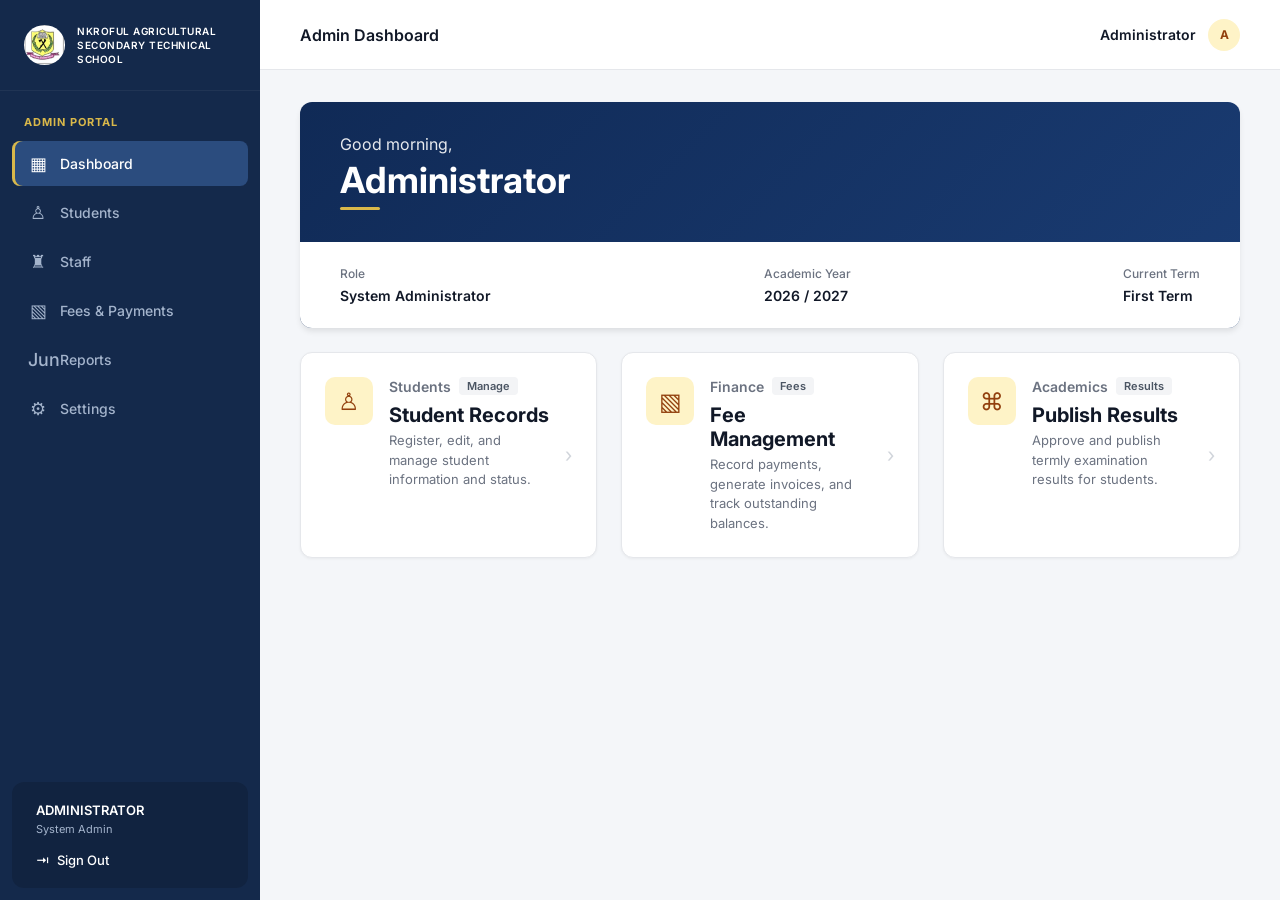
<file: extracted_school/admin_dashboard.html>
<!DOCTYPE html>
<html lang="en">
<head>
<meta charset="UTF-8">
<meta name="viewport" content="width=device-width, initial-scale=1.0">
<title>Admin Dashboard | Nkroful Agricultural Secondary Technical School</title>
<link href="https://fonts.googleapis.com/css2?family=Inter:wght@400;500;600;700&display=swap" rel="stylesheet">
<style>
:root {
    --sidebar-bg: #14294b;
    --sidebar-hover: #1e3a66;
    --sidebar-active: #2b4c7e;
    --bg-main: #f4f6f9;
    --white: #ffffff;
    --text-main: #111827;
    --text-muted: #6b7280;
    --gold: #d9b84a;
    --blue-banner-start: #102a56;
    --blue-banner-end: #1a3c73;
    --yellow-bg: #fef3c7;
    --yellow-text: #92400e;
    --gray-bg: #f3f4f6;
    --gray-text: #4b5563;
}

* { box-sizing: border-box; margin: 0; padding: 0; }

body {
    font-family: 'Inter', sans-serif;
    background-color: var(--bg-main);
    color: var(--text-main);
    display: flex;
    min-height: 100vh;
}

.sidebar {
    width: 260px;
    background-color: var(--sidebar-bg);
    color: var(--white);
    display: flex;
    flex-direction: column;
    position: fixed;
    top: 0; bottom: 0; left: 0;
    z-index: 10;
}

.brand {
    padding: 24px;
    display: flex;
    align-items: center;
    gap: 12px;
    border-bottom: 1px solid rgba(255,255,255,0.05);
}

.brand img {
    height: 40px;
    border-radius: 50%;
}

.brand-text {
    font-size: 10px;
    font-weight: 600;
    line-height: 1.4;
    letter-spacing: 0.5px;
}

.portal-label {
    color: var(--gold);
    font-size: 11px;
    font-weight: 700;
    letter-spacing: 1px;
    text-transform: uppercase;
    padding: 24px 24px 12px;
}

.nav { flex: 1; overflow-y: auto; padding: 0 12px; }

.nav-link {
    display: flex;
    align-items: center;
    gap: 12px;
    padding: 12px 16px;
    color: #a4b4cc;
    text-decoration: none;
    font-size: 14px;
    font-weight: 500;
    border-radius: 8px;
    margin-bottom: 4px;
    transition: 0.2s;
    cursor: pointer;
}

.nav-link:hover {
    background-color: var(--sidebar-hover);
    color: var(--white);
}

.nav-link.active {
    background-color: var(--sidebar-active);
    color: var(--white);
    box-shadow: inset 3px 0 0 var(--gold);
}

.nav-link .icon { font-size: 18px; width: 20px; text-align: center; }

.sidebar-user {
    padding: 20px 24px;
    background-color: rgba(0,0,0,0.15);
    margin: 12px;
    border-radius: 12px;
}

.sidebar-user h4 {
    font-size: 13px;
    font-weight: 600;
    margin-bottom: 4px;
    text-transform: uppercase;
}

.sidebar-user p {
    font-size: 11px;
    color: #a4b4cc;
    margin-bottom: 16px;
}

.sign-out {
    display: flex;
    align-items: center;
    gap: 8px;
    color: var(--white);
    text-decoration: none;
    font-size: 13px;
    font-weight: 500;
}

.main-wrapper {
    margin-left: 260px;
    flex: 1;
    display: flex;
    flex-direction: column;
}

.topbar {
    height: 70px;
    background: var(--white);
    display: flex;
    align-items: center;
    justify-content: space-between;
    padding: 0 40px;
    border-bottom: 1px solid #e5e7eb;
}

.topbar h2 {
    font-size: 16px;
    font-weight: 600;
    color: var(--text-main);
}

.topbar-right {
    display: flex;
    align-items: center;
    gap: 12px;
    font-size: 14px;
    font-weight: 600;
    color: var(--text-main);
    cursor: pointer;
}

.avatar-small {
    width: 32px;
    height: 32px;
    background-color: #fef3c7;
    color: var(--yellow-text);
    border-radius: 50%;
    display: flex;
    align-items: center;
    justify-content: center;
    font-size: 12px;
    font-weight: 700;
}

.content {
    padding: 32px 40px;
    max-width: 1400px;
}

.welcome-banner {
    background: linear-gradient(135deg, var(--blue-banner-start), var(--blue-banner-end));
    border-radius: 12px;
    overflow: hidden;
    box-shadow: 0 4px 6px -1px rgba(0, 0, 0, 0.1);
    margin-bottom: 24px;
}

.banner-top {
    padding: 32px 40px;
    color: var(--white);
}

.banner-top p {
    font-size: 16px;
    opacity: 0.9;
    margin-bottom: 4px;
}

.banner-top h1 {
    font-size: 36px;
    font-weight: 700;
    display: inline-block;
    position: relative;
    padding-bottom: 8px;
}

.banner-top h1::after {
    content: '';
    position: absolute;
    left: 0; bottom: 0;
    width: 40px; height: 3px;
    background-color: var(--gold);
    border-radius: 2px;
}

.banner-bottom {
    background: var(--white);
    padding: 24px 40px;
    display: flex;
    justify-content: space-between;
    align-items: flex-start;
    gap: 24px;
}

.info-group {
    display: flex;
    flex-direction: column;
    gap: 6px;
}

.info-group label {
    font-size: 12px;
    color: var(--text-muted);
    font-weight: 500;
}

.info-group span {
    font-size: 14px;
    font-weight: 600;
}

.cards-grid {
    display: grid;
    grid-template-columns: repeat(3, 1fr);
    gap: 24px;
}

.action-card {
    background: var(--white);
    border-radius: 12px;
    padding: 24px;
    display: flex;
    align-items: flex-start;
    gap: 16px;
    text-decoration: none;
    color: inherit;
    box-shadow: 0 1px 3px rgba(0,0,0,0.05);
    border: 1px solid #e5e7eb;
    transition: all 0.2s ease;
}

.action-card:hover {
    box-shadow: 0 10px 15px -3px rgba(0,0,0,0.05);
    transform: translateY(-2px);
}

.card-icon {
    width: 48px;
    height: 48px;
    background-color: #fef3c7;
    border-radius: 10px;
    display: flex;
    align-items: center;
    justify-content: center;
    font-size: 24px;
    color: var(--yellow-text);
    flex-shrink: 0;
}

.card-content { flex: 1; }

.card-header {
    display: flex;
    align-items: center;
    gap: 8px;
    margin-bottom: 8px;
}

.card-header h3 {
    font-size: 14px;
    font-weight: 600;
    color: var(--text-muted);
}

.badge {
    padding: 2px 8px;
    border-radius: 4px;
    font-size: 11px;
    font-weight: 600;
}
.badge-yellow { background: var(--yellow-bg); color: var(--yellow-text); }
.badge-gray { background: var(--gray-bg); color: var(--gray-text); }

.card-title {
    font-size: 20px;
    font-weight: 700;
    margin-bottom: 4px;
    color: var(--text-main);
}

.card-desc {
    font-size: 13px;
    color: var(--text-muted);
    line-height: 1.5;
}

.chevron {
    color: #d1d5db;
    font-size: 20px;
    margin-left: auto;
    align-self: center;
}

@media (max-width: 1024px) {
    .cards-grid { grid-template-columns: 1fr; }
    .banner-bottom { flex-direction: column; gap: 16px; }
}
@media (max-width: 768px) {
    .sidebar { transform: translateX(-100%); }
    .main-wrapper { margin-left: 0; }
    .content { padding: 20px; }
    .topbar { padding: 0 20px; }
}
</style>
</head>
<body>
<div class="sidebar">
    <div class="brand">
        <img src="logo.jpg" alt="NKAS Logo">
        <div class="brand-text">NKROFUL AGRICULTURAL<br>SECONDARY TECHNICAL SCHOOL</div>
    </div>
    <div class="portal-label">Admin Portal</div>
    <nav class="nav">
        <a class="nav-link active" href="#"><span class="icon">▦</span> Dashboard</a>
        <a class="nav-link" href="#"><span class="icon">♙</span> Students</a>
        <a class="nav-link" href="#"><span class="icon">♜</span> Staff</a>
        <a class="nav-link" href="#"><span class="icon">▧</span> Fees & Payments</a>
        <a class="nav-link" href="#"><span class="icon">Jun</span> Reports</a>
        <a class="nav-link" href="#"><span class="icon">⚙</span> Settings</a>
    </nav>
    <div class="sidebar-user">
        <h4>Administrator</h4>
        <p>System Admin</p>
        <a class="sign-out" href="login.php"><span>⇥</span> Sign Out</a>
    </div>
</div>

<div class="main-wrapper">
    <header class="topbar">
        <h2>Admin Dashboard</h2>
        <div class="topbar-right">
            <span>Administrator</span>
            <div class="avatar-small">A</div>
        </div>
    </header>

    <main class="content">
        <div class="welcome-banner">
            <div class="banner-top">
                <p>Good morning,</p>
                <h1>Administrator</h1>
            </div>
            <div class="banner-bottom">
                <div class="info-group">
                    <label>Role</label>
                    <span>System Administrator</span>
                </div>
                <div class="info-group">
                    <label>Academic Year</label>
                    <span>2026 / 2027</span>
                </div>
                <div class="info-group">
                    <label>Current Term</label>
                    <span>First Term</span>
                </div>
            </div>
        </div>

        <div class="cards-grid">
            <a class="action-card" href="#">
                <div class="card-icon">♙</div>
                <div class="card-content">
                    <div class="card-header">
                        <h3>Students</h3>
                        <span class="badge badge-gray">Manage</span>
                    </div>
                    <div class="card-title">Student Records</div>
                    <p class="card-desc">Register, edit, and manage student information and status.</p>
                </div>
                <div class="chevron">›</div>
            </a>

            <a class="action-card" href="#">
                <div class="card-icon">▧</div>
                <div class="card-content">
                    <div class="card-header">
                        <h3>Finance</h3>
                        <span class="badge badge-gray">Fees</span>
                    </div>
                    <div class="card-title">Fee Management</div>
                    <p class="card-desc">Record payments, generate invoices, and track outstanding balances.</p>
                </div>
                <div class="chevron">›</div>
            </a>

            <a class="action-card" href="#">
                <div class="card-icon">⌘</div>
                <div class="card-content">
                    <div class="card-header">
                        <h3>Academics</h3>
                        <span class="badge badge-gray">Results</span>
                    </div>
                    <div class="card-title">Publish Results</div>
                    <p class="card-desc">Approve and publish termly examination results for students.</p>
                </div>
                <div class="chevron">›</div>
            </a>
        </div>
    </main>
</div>
</body>
</html>
</file>
